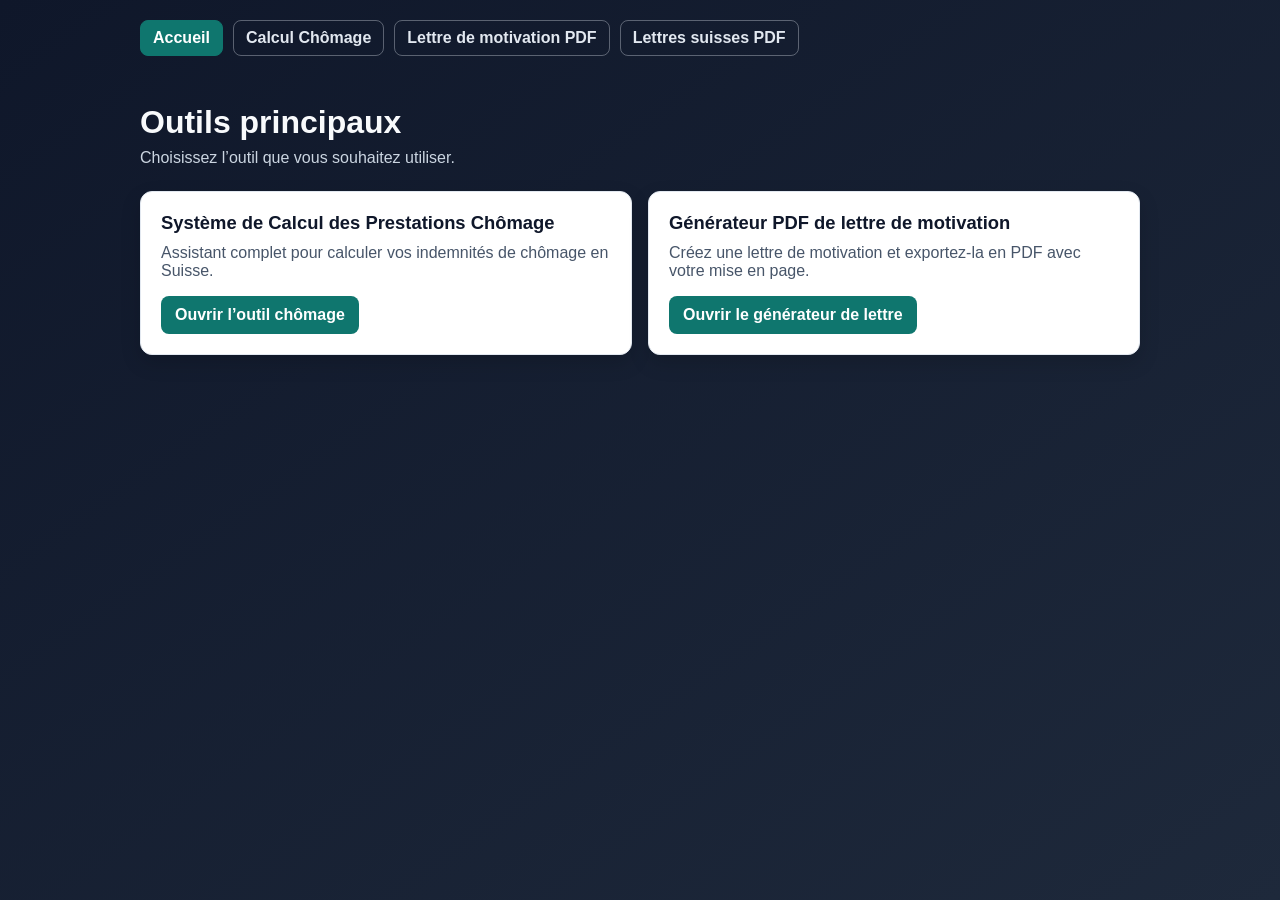
<file: index.html>
<!DOCTYPE html>
<html lang="fr-FR">
<head>
    <meta charset="UTF-8">
    <meta name="viewport" content="width=device-width, initial-scale=1.0">
    <title>Outils Chômage & Lettre</title>
    <link rel="stylesheet" href="hub.css">
</head>
<body>
    <nav class="app-navbar" aria-label="Navigation principale">
        <a class="nav-link active" href="index.html">Accueil</a>
        <a class="nav-link" href="chomage_calculator.html">Calcul Chômage</a>
        <a class="nav-link" href="lettre_motivation.html">Lettre de motivation PDF</a>
        <a class="nav-link" href="lettres_suisses.html">Lettres suisses PDF</a>
    </nav>

    <main class="container">
        <header class="header">
            <h1>Outils principaux</h1>
            <p>Choisissez l’outil que vous souhaitez utiliser.</p>
        </header>

        <section class="tools-grid">
            <article class="tool-card">
                <h2>Système de Calcul des Prestations Chômage</h2>
                <p>Assistant complet pour calculer vos indemnités de chômage en Suisse.</p>
                <a class="tool-link" href="chomage_calculator.html">Ouvrir l’outil chômage</a>
            </article>

            <article class="tool-card">
                <h2>Générateur PDF de lettre de motivation</h2>
                <p>Créez une lettre de motivation et exportez-la en PDF avec votre mise en page.</p>
                <a class="tool-link" href="lettre_motivation.html">Ouvrir le générateur de lettre</a>
            </article>
        </section>
    </main>
</body>
</html>
</file>
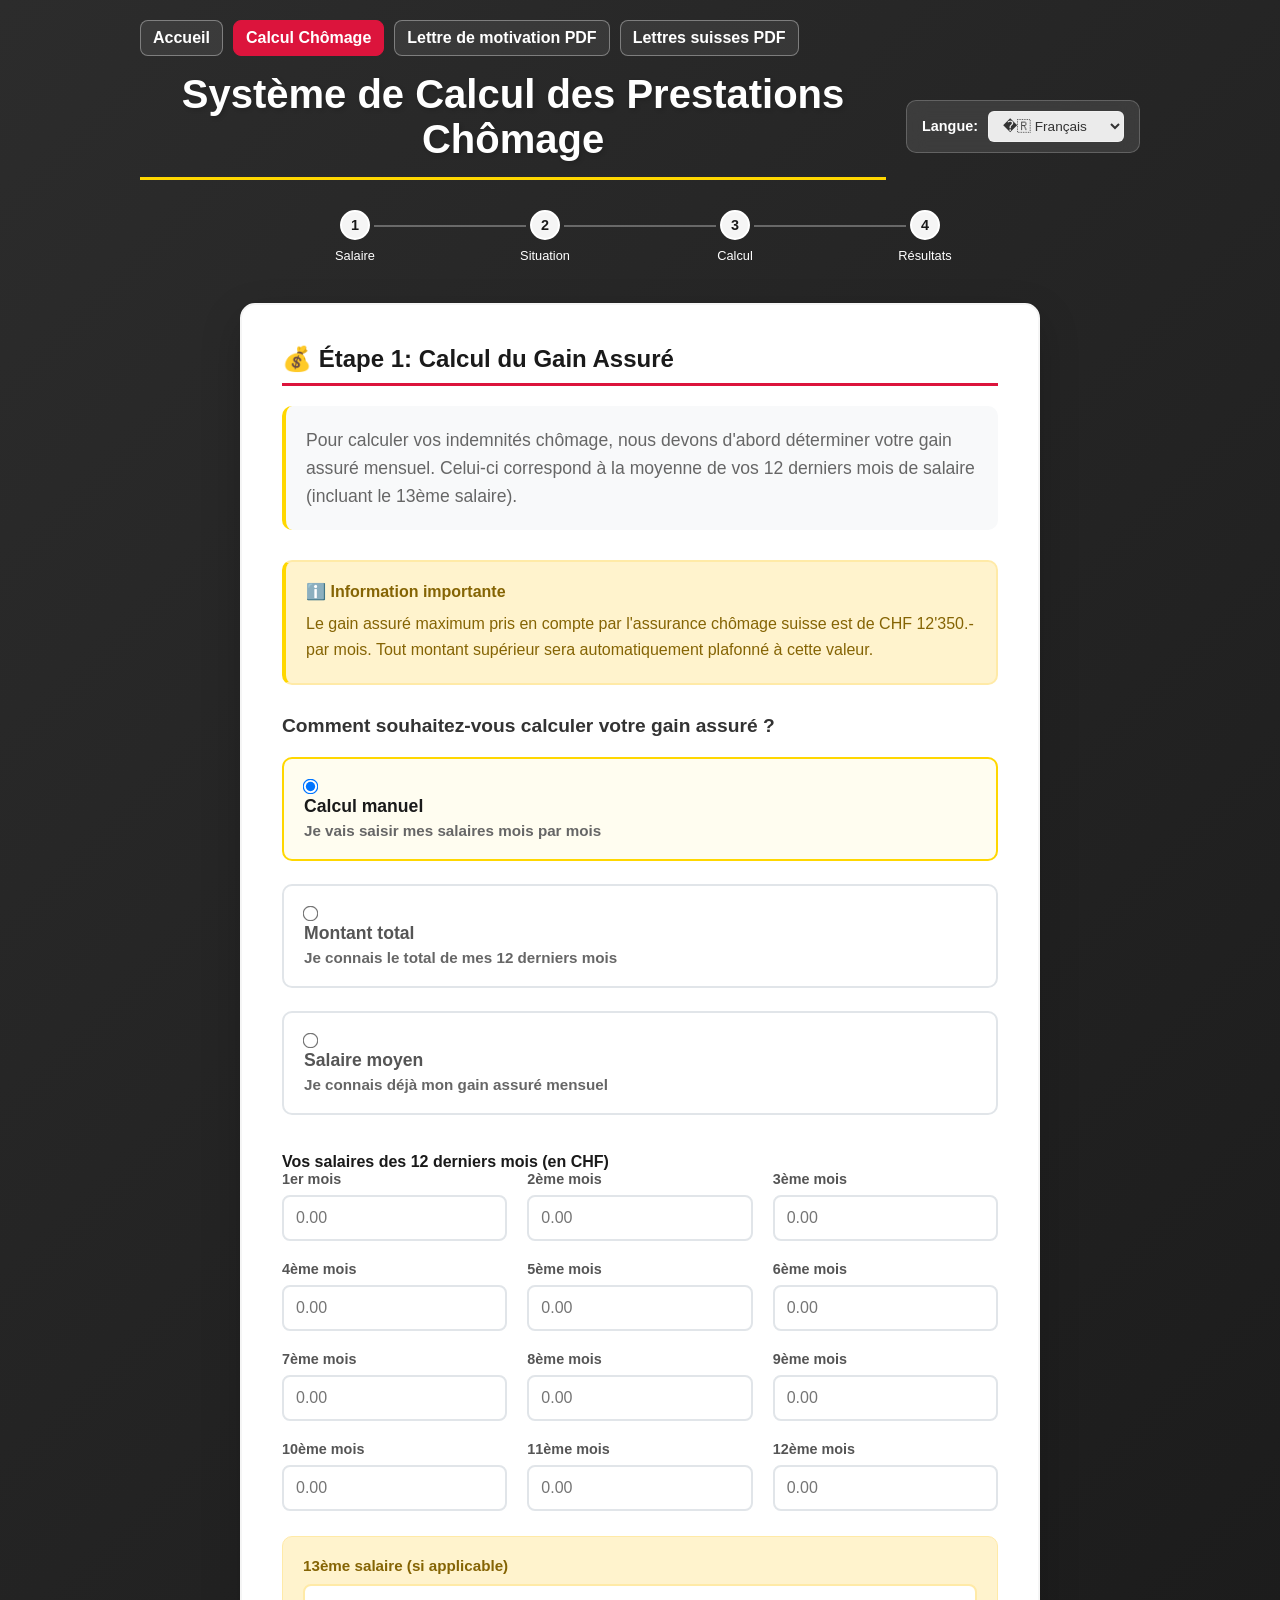
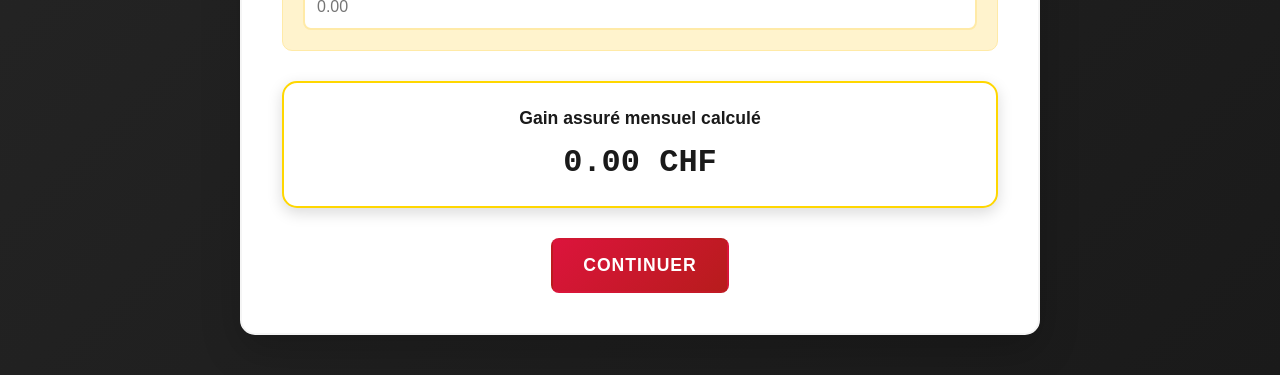
<file: chomage_calculator.html>
<!DOCTYPE html>
<html lang="fr-FR">
<head>
    <meta charset="UTF-8">
    <meta name="viewport" content="width=device-width, initial-scale=1.0">
    <title>Système de Calcul des Prestations Chômage</title>
    <link rel="stylesheet" href="styles.css">
</head>
<body>
    <nav class="app-navbar" aria-label="Navigation principale">
        <a class="nav-link" href="index.html">Accueil</a>
        <a class="nav-link active" href="chomage_calculator.html">Calcul Chômage</a>
        <a class="nav-link" href="lettre_motivation.html">Lettre de motivation PDF</a>
        <a class="nav-link" href="lettres_suisses.html">Lettres suisses PDF</a>
    </nav>

    <div class="container">
        <div class="header-container">
            <h1 data-i18n="title">Système de Calcul des Prestations Chômage</h1>
            <div class="header-language-selector">
                <label for="language-select" data-i18n="language">Langue:</label>
                <select id="language-select" onchange="changeLanguage(this.value)">
                    <!-- Options serão inseridas pelo JavaScript -->
                </select>
            </div>
        </div>
        
        <!-- Assistant de Calcul par Étapes -->
        <div class="wizard-container">
            <!-- Indicateur de Progression -->
            <div class="progress-indicator">
                <div class="step" id="step-indicator-1">
                    <div class="step-number">1</div>
                    <div class="step-label" data-i18n="stepSalary">Salaire</div>
                </div>
                <div class="step" id="step-indicator-2">
                    <div class="step-number">2</div>
                    <div class="step-label" data-i18n="stepSituation">Situation</div>
                </div>
                <div class="step" id="step-indicator-3">
                    <div class="step-number">3</div>
                    <div class="step-label" data-i18n="stepCalculation">Calcul</div>
                </div>
                <div class="step" id="step-indicator-4">
                    <div class="step-number">4</div>
                    <div class="step-label" data-i18n="stepResults">Résultats</div>
                </div>
            </div>

            <!-- Étape 1: Calcul du Gain Assuré -->
            <div class="wizard-step active" id="step-1">
                <div class="card wizard-card">
                    <h2 data-i18n="step1Title">💰 Étape 1: Calcul du Gain Assuré</h2>
                    <p class="step-description" data-i18n="step1Description">
                        Pour calculer vos indemnités chômage, nous devons d'abord déterminer votre gain assuré mensuel.
                        Celui-ci correspond à la moyenne de vos 12 derniers mois de salaire (incluant le 13ème salaire).
                    </p>
                    
                    <div class="important-info">
                        <h4 data-i18n="importantInfo">ℹ️ Information importante</h4>
                        <p data-i18n="maxGainInfo">Le gain assuré maximum pris en compte par l'assurance chômage suisse est de CHF 12'350.- par mois. Tout montant supérieur sera automatiquement plafonné à cette valeur.</p>
                    </div>
                    
                    <div class="input-method-selector">
                        <h3 data-i18n="howCalculateGain">Comment souhaitez-vous calculer votre gain assuré ?</h3>
                        <div class="method-options">
                            <label class="method-option">
                                <input type="radio" name="calculation-method" value="manual" checked>
                                <div class="option-content">
                                    <strong data-i18n="manualCalculation">Calcul manuel</strong>
                                    <p data-i18n="manualDescription">Je vais saisir mes salaires mois par mois</p>
                                </div>
                            </label>
                            <label class="method-option">
                                <input type="radio" name="calculation-method" value="total">
                                <div class="option-content">
                                    <strong data-i18n="totalCalculation">Montant total</strong>
                                    <p data-i18n="totalDescription">Je connais le total de mes 12 derniers mois</p>
                                </div>
                            </label>
                            <label class="method-option">
                                <input type="radio" name="calculation-method" value="average">
                                <div class="option-content">
                                    <strong data-i18n="averageCalculation">Salaire moyen</strong>
                                    <p data-i18n="averageDescription">Je connais déjà mon gain assuré mensuel</p>
                                </div>
                            </label>
                        </div>
                    </div>

                    <!-- Méthode Manuelle -->
                    <div id="manual-input" class="calculation-method active">
                        <h4 data-i18n="monthlySalaries">Vos salaires des 12 derniers mois (en CHF)</h4>
                        <div class="salary-grid">
                            <div class="salary-input">
                                <label data-i18n="month1">1er mois:</label>
                                <input type="number" id="salary-1" step="0.01" placeholder="0.00">
                            </div>
                            <div class="salary-input">
                                <label data-i18n="month2">2ème mois:</label>
                                <input type="number" id="salary-2" step="0.01" placeholder="0.00">
                            </div>
                            <div class="salary-input">
                                <label data-i18n="month3">3ème mois:</label>
                                <input type="number" id="salary-3" step="0.01" placeholder="0.00">
                            </div>
                            <div class="salary-input">
                                <label data-i18n="month4">4ème mois:</label>
                                <input type="number" id="salary-4" step="0.01" placeholder="0.00">
                            </div>
                            <div class="salary-input">
                                <label data-i18n="month5">5ème mois:</label>
                                <input type="number" id="salary-5" step="0.01" placeholder="0.00">
                            </div>
                            <div class="salary-input">
                                <label data-i18n="month6">6ème mois:</label>
                                <input type="number" id="salary-6" step="0.01" placeholder="0.00">
                            </div>
                            <div class="salary-input">
                                <label data-i18n="month7">7ème mois:</label>
                                <input type="number" id="salary-7" step="0.01" placeholder="0.00">
                            </div>
                            <div class="salary-input">
                                <label data-i18n="month8">8ème mois:</label>
                                <input type="number" id="salary-8" step="0.01" placeholder="0.00">
                            </div>
                            <div class="salary-input">
                                <label data-i18n="month9">9ème mois:</label>
                                <input type="number" id="salary-9" step="0.01" placeholder="0.00">
                            </div>
                            <div class="salary-input">
                                <label data-i18n="month10">10ème mois:</label>
                                <input type="number" id="salary-10" step="0.01" placeholder="0.00">
                            </div>
                            <div class="salary-input">
                                <label data-i18n="month11">11ème mois:</label>
                                <input type="number" id="salary-11" step="0.01" placeholder="0.00">
                            </div>
                            <div class="salary-input">
                                <label data-i18n="month12">12ème mois:</label>
                                <input type="number" id="salary-12" step="0.01" placeholder="0.00">
                            </div>
                        </div>
                        <div class="thirteenth-salary">
                            <label for="thirteenth-salary" data-i18n="thirteenthSalary">13ème salaire (si applicable):</label>
                            <input type="number" id="thirteenth-salary" step="0.01" placeholder="0.00">
                        </div>
                    </div>

                    <!-- Méthode Total -->
                    <div id="total-input" class="calculation-method">
                        <div class="parameter-group">
                            <label for="total-12-months" data-i18n="total12Months">Total des 12 derniers mois (CHF):</label>
                            <input type="number" id="total-12-months" step="0.01" placeholder="Montant total incluant le 13ème">
                        </div>
                    </div>

                    <!-- Méthode Moyenne -->
                    <div id="average-input" class="calculation-method">
                        <div class="parameter-group">
                            <label for="monthly-average" data-i18n="monthlyAverage">Gain assuré mensuel (CHF):</label>
                            <input type="number" id="monthly-average" step="0.01" placeholder="Montant moyen mensuel">
                        </div>
                    </div>

                    <div class="calculated-gain">
                        <h4 data-i18n="calculatedGain">Gain assuré mensuel calculé:</h4>
                        <div class="gain-result">
                            <span id="calculated-gain-amount">CHF 0.00</span>
                        </div>
                    </div>

                    <div class="wizard-navigation">
                        <button class="btn-next" onclick="nextStep()" data-i18n="continue">Continuer</button>
                    </div>
                </div>
            </div>

            <!-- Étape 2: Situation Personnelle -->
            <div class="wizard-step" id="step-2">
                <div class="card wizard-card">
                    <h2 data-i18n="step2Title">👨‍👩‍👧‍👦 Étape 2: Votre Situation Personnelle</h2>
                    <p class="step-description" data-i18n="step2Description">
                        Ces informations déterminent le pourcentage d'indemnisation (70% ou 80%) et le délai d'attente.
                    </p>

                    <div class="question-group">
                        <h3 data-i18n="childrenQuestion">Avez-vous des enfants de moins de 25 ans à charge ?</h3>
                        <div class="radio-group">
                            <label>
                                <input type="radio" name="has-children" value="yes">
                                <span data-i18n="yes">Oui</span>
                            </label>
                            <label>
                                <input type="radio" name="has-children" value="no" checked>
                                <span data-i18n="no">Non</span>
                            </label>
                        </div>
                        <div id="children-count" class="sub-question" style="display: none;">
                            <label for="num-children" data-i18n="howManyChildren">Combien d'enfants ?</label>
                            <input type="number" id="num-children" min="0" value="0">
                        </div>
                    </div>

                    <div class="question-group">
                        <h3 data-i18n="disabilityQuestion">Touchez-vous une rente d'invalidité ?</h3>
                        <p class="question-help" data-i18n="disabilityHelp">
                            Rente AI, AA ou AM avec un taux d'invalidité d'au moins 40%
                        </p>
                        <div class="radio-group">
                            <label>
                                <input type="radio" name="disability-pension" value="yes">
                                <span data-i18n="yes">Oui</span>
                            </label>
                            <label>
                                <input type="radio" name="disability-pension" value="no" checked>
                                <span data-i18n="no">Non</span>
                            </label>
                        </div>
                    </div>

                    <div class="question-group">
                        <h3 data-i18n="lossInsuranceQuestion">Avez-vous une assurance perte de gain ?</h3>
                        <p class="question-help" data-i18n="lossInsuranceHelp">
                            Si oui, vous pourrez déduire 3.6% sur demande écrite
                        </p>
                        <div class="radio-group">
                            <label>
                                <input type="radio" name="loss-insurance" value="yes">
                                <span data-i18n="yes">Oui</span>
                            </label>
                            <label>
                                <input type="radio" name="loss-insurance" value="no" checked>
                                <span data-i18n="no">Non</span>
                            </label>
                        </div>
                    </div>

                    <div class="question-group">
                        <h3 data-i18n="firstMonthQuestion">Est-ce votre premier mois de chômage ?</h3>
                        <p class="question-help" data-i18n="firstMonthHelp">
                            Cela détermine s'il y a un délai d'attente
                        </p>
                        <div class="radio-group">
                            <label>
                                <input type="radio" name="first-month" value="yes" checked>
                                <span data-i18n="yes">Oui</span>
                            </label>
                            <label>
                                <input type="radio" name="first-month" value="no">
                                <span data-i18n="no">Non</span>
                            </label>
                        </div>
                    </div>

                    <div class="wizard-navigation">
                        <button class="btn-prev" onclick="prevStep()" data-i18n="previous">Précédent</button>
                        <button class="btn-next" onclick="nextStep()" data-i18n="continue">Continuer</button>
                    </div>
                </div>
            </div>

            <!-- Étape 3: Calcul et Paramètres -->
            <div class="wizard-step" id="step-3">
                <div class="card wizard-card">
                    <h2 data-i18n="step3Title">🧮 Étape 3: Calcul et Paramètres</h2>
                    
                    <div class="calculated-parameters">
                        <h3 data-i18n="calculatedParameters">Paramètres calculés</h3>
                        <div class="parameter-result">
                            <label data-i18n="compensationRate">Taux d'indemnisation:</label>
                            <span id="compensation-rate">70%</span>
                        </div>
                        <div class="parameter-result">
                            <label data-i18n="dailyAllowanceCalc">Indemnité journalière:</label>
                            <span id="daily-allowance-calc">CHF 0.00</span>
                        </div>
                        <div class="parameter-result">
                            <label data-i18n="waitingPeriod">Délai d'attente:</label>
                            <span id="waiting-period">0 jours</span>
                        </div>
                    </div>

                    <div class="calculation-parameters">
                        <h3 data-i18n="calculationForMonth">Calcul pour ce mois</h3>
                        <div class="parameter-group">
                            <label for="controlled-days" data-i18n="controlledDaysMonth">Nombre de jours contrôlés ce mois:</label>
                            <input type="number" id="controlled-days" value="22" min="1" max="31" step="1">
                            <small data-i18n="controlledDaysHelp">Nombre de jours pour lesquels vous voulez calculer les indemnités</small>
                        </div>
                    </div>

                    <div class="wizard-navigation">
                        <button class="btn-prev" onclick="prevStep()" data-i18n="previous">Précédent</button>
                        <button class="btn-calculate" onclick="calculateFinalResults()" data-i18n="calculateResults">Calculer les résultats</button>
                    </div>
                </div>
            </div>

            <!-- Étape 4: Résultats Détaillés -->
            <div class="wizard-step" id="step-4">
                <div class="card wizard-card results-final">
                    <h2 data-i18n="step4Title">📊 Résultats de votre Calcul Chômage</h2>
                    
                    <div id="final-results">
                        <!-- Les résultats seront générés par JavaScript -->
                    </div>

                    <div class="wizard-navigation">
                        <button class="btn-prev" onclick="prevStep()" data-i18n="modifyParameters">Modifier les paramètres</button>
                        <button class="btn-restart" onclick="restartWizard()" data-i18n="newCalculation">Nouveau calcul</button>
                    </div>
                </div>
            </div>
        </div>
    </div>

    <script src="translations.js"></script>
    <script src="calculator.js"></script>
    <script>
        // Inicializar sistema de idiomas quando a página carregar
        document.addEventListener('DOMContentLoaded', function() {
            initializeI18n();
        });
    </script>
</body>
</html>
</file>
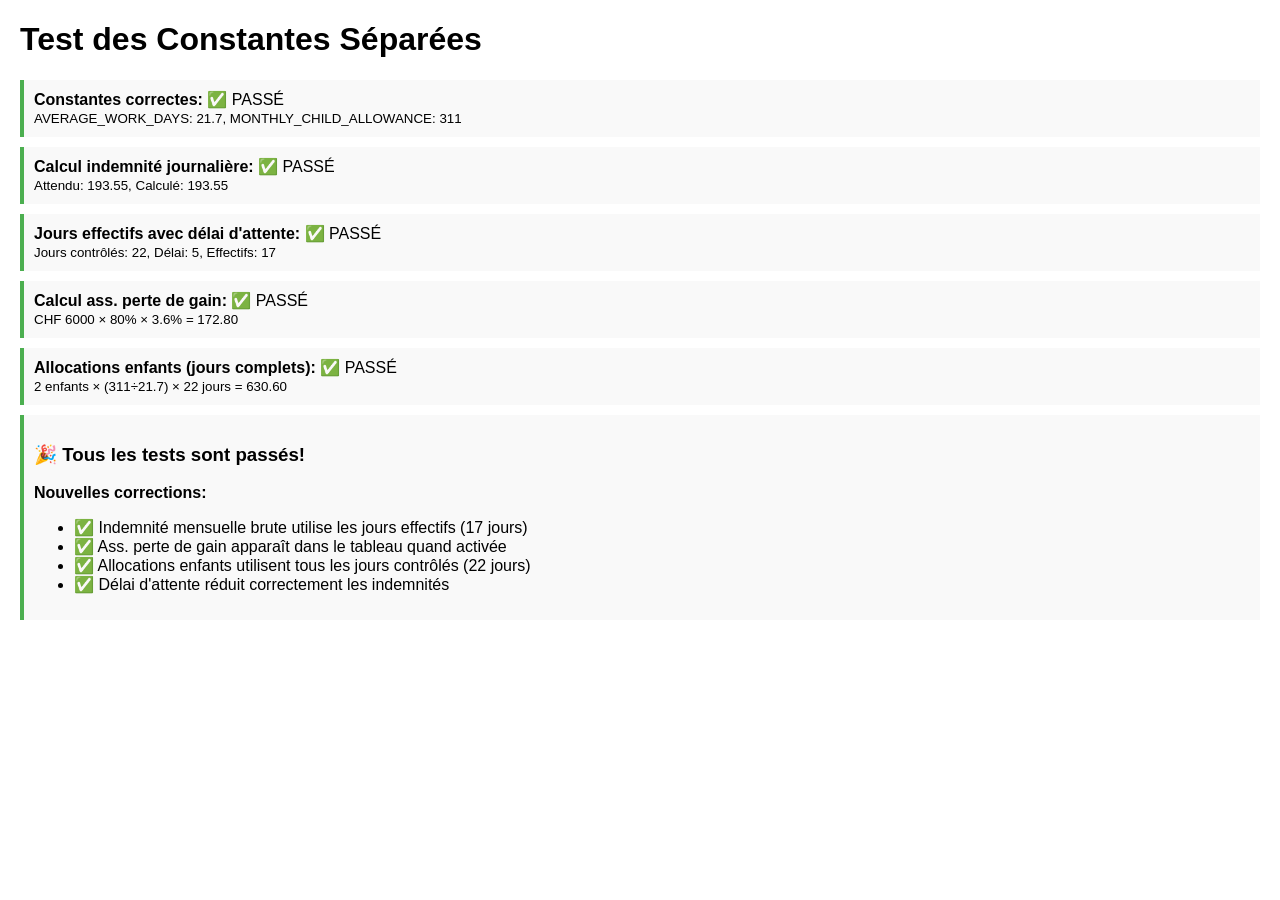
<file: test_calculation.html>
<!DOCTYPE html>
<html lang="fr">
<head>
    <meta charset="UTF-8">
    <meta name="viewport" content="width=device-width, initial-scale=1.0">
    <title>Test des Constantes Séparées</title>
    <style>
        body { font-family: Arial, sans-serif; margin: 20px; }
        .test-result { padding: 10px; margin: 10px 0; border-left: 4px solid #4CAF50; background: #f9f9f9; }
        .error { border-left-color: #f44336; background: #ffebee; }
    </style>
</head>
<body>
    <h1>Test des Constantes Séparées</h1>
    <div id="test-results"></div>
    
    <script src="translations.js"></script>
    <script src="calculator.js"></script>
    <script>
        // Test simple
        function runTest() {
            const wizard = new ChomageWizard();
            const results = [];
            
            // Test 1: Vérifier les constantes
            const constantsTest = wizard.constants.AVERAGE_WORK_DAYS === 21.7 && 
                                 wizard.constants.MONTHLY_CHILD_ALLOWANCE === 311.00;
            results.push({
                name: "Constantes correctes",
                passed: constantsTest,
                details: `AVERAGE_WORK_DAYS: ${wizard.constants.AVERAGE_WORK_DAYS}, MONTHLY_CHILD_ALLOWANCE: ${wizard.constants.MONTHLY_CHILD_ALLOWANCE}`
            });
            
            // Test 2: Calcul avec délai d'attente
            wizard.data.gainAssured = 6000;
            wizard.data.compensationRate = 70;
            wizard.data.controlledDays = 22;
            wizard.data.waitingPeriod = 5;
            wizard.data.hasLossInsurance = true;
            wizard.calculateDailyAllowance();
            
            const expectedDailyAllowance = (6000 * 0.70) / 21.7;
            const effectiveDays = 22 - 5; // 17 jours
            const expectedGrossBenefit = expectedDailyAllowance * effectiveDays;
            const expectedLossInsurance = 6000 * 0.80 * 0.036;
            
            results.push({
                name: "Calcul indemnité journalière",
                passed: Math.abs(wizard.data.dailyAllowance - expectedDailyAllowance) < 0.01,
                details: `Attendu: ${expectedDailyAllowance.toFixed(2)}, Calculé: ${wizard.data.dailyAllowance.toFixed(2)}`
            });
            
            results.push({
                name: "Jours effectifs avec délai d'attente",
                passed: true,
                details: `Jours contrôlés: 22, Délai: 5, Effectifs: ${effectiveDays}`
            });
            
            results.push({
                name: "Calcul ass. perte de gain",
                passed: Math.abs(expectedLossInsurance - (6000 * 0.80 * 0.036)) < 0.01,
                details: `CHF 6000 × 80% × 3.6% = ${expectedLossInsurance.toFixed(2)}`
            });
            
            // Test 3: Allocation enfants (jours complets)
            wizard.data.hasChildren = true;
            wizard.data.numChildren = 2;
            
            const expectedChildAllowance = 2 * (311.00 / 21.7) * 22; // Utilise tous les jours contrôlés
            const calculatedChildAllowance = wizard.data.numChildren * 
                (wizard.constants.MONTHLY_CHILD_ALLOWANCE / wizard.constants.AVERAGE_WORK_DAYS) * 
                wizard.data.controlledDays;
            
            results.push({
                name: "Allocations enfants (jours complets)",
                passed: Math.abs(calculatedChildAllowance - expectedChildAllowance) < 0.01,
                details: `2 enfants × (311÷21.7) × 22 jours = ${expectedChildAllowance.toFixed(2)}`
            });
            
            // Afficher les résultats
            const container = document.getElementById('test-results');
            container.innerHTML = results.map(result => `
                <div class="test-result ${result.passed ? '' : 'error'}">
                    <strong>${result.name}:</strong> ${result.passed ? '✅ PASSÉ' : '❌ ÉCHOUÉ'}<br>
                    <small>${result.details}</small>
                </div>
            `).join('');
            
            const allPassed = results.every(r => r.passed);
            container.innerHTML += `
                <div class="test-result ${allPassed ? '' : 'error'}">
                    <h3>${allPassed ? '🎉 Tous les tests sont passés!' : '❌ Certains tests ont échoué'}</h3>
                    <p><strong>Nouvelles corrections:</strong></p>
                    <ul>
                        <li>✅ Indemnité mensuelle brute utilise les jours effectifs (${effectiveDays} jours)</li>
                        <li>✅ Ass. perte de gain apparaît dans le tableau quand activée</li>
                        <li>✅ Allocations enfants utilisent tous les jours contrôlés (22 jours)</li>
                        <li>✅ Délai d'attente réduit correctement les indemnités</li>
                    </ul>
                </div>
            `;
        }
        
        // Exécuter le test au chargement
        window.addEventListener('load', runTest);
    </script>
</body>
</html>
</file>
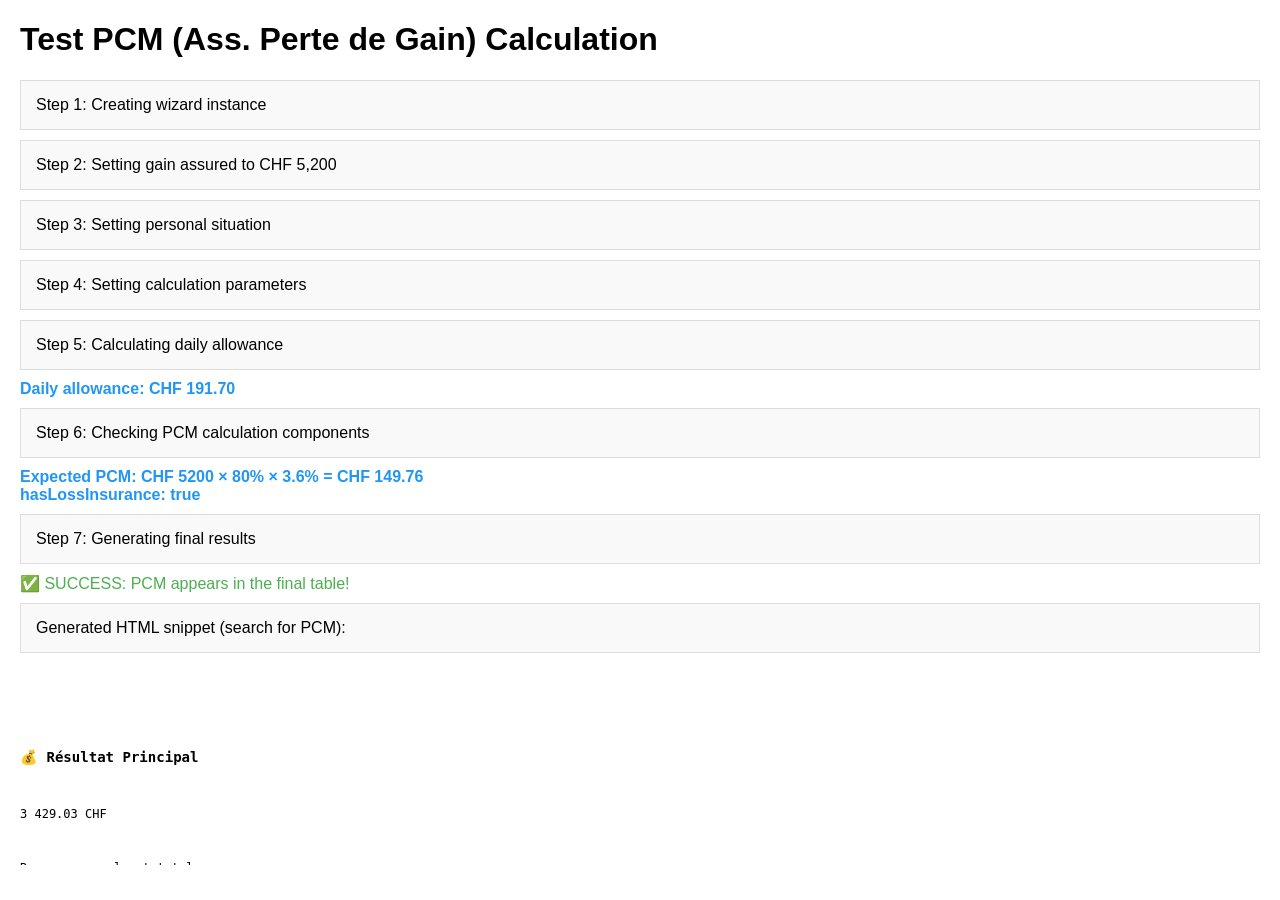
<file: test_pcm.html>
<!DOCTYPE html>
<html lang="fr">
<head>
    <meta charset="UTF-8">
    <meta name="viewport" content="width=device-width, initial-scale=1.0">
    <title>Test PCM Calculation</title>
    <style>
        body { font-family: Arial, sans-serif; margin: 20px; }
        .test-step { padding: 15px; margin: 10px 0; border: 1px solid #ddd; background: #f9f9f9; }
        .result { font-weight: bold; color: #2196F3; }
        .error { color: #f44336; }
        .success { color: #4CAF50; }
    </style>
</head>
<body>
    <h1>Test PCM (Ass. Perte de Gain) Calculation</h1>
    <div id="test-results"></div>
    
    <script src="translations.js"></script>
    <script src="calculator.js"></script>
    <script>
        function runPCMTest() {
            const resultsDiv = document.getElementById('test-results');
            let html = '';
            
            try {
                // Step 1: Create wizard
                html += '<div class="test-step">Step 1: Creating wizard instance</div>';
                const wizard = new ChomageWizard();
                
                // Step 2: Set basic data (simulate Step 1 of wizard)
                html += '<div class="test-step">Step 2: Setting gain assured to CHF 5,200</div>';
                wizard.data.gainAssured = 5200;
                wizard.data.compensationRate = 80; // This will trigger 80% rate
                
                // Step 3: Set personal situation (simulate Step 2 of wizard)
                html += '<div class="test-step">Step 3: Setting personal situation</div>';
                wizard.data.hasChildren = true;
                wizard.data.numChildren = 2;
                wizard.data.hasDisabilityPension = false;
                wizard.data.hasLossInsurance = true; // ← This is the key!
                wizard.data.isFirstMonth = true;
                
                // Step 4: Set calculation parameters (simulate Step 3 of wizard)
                html += '<div class="test-step">Step 4: Setting calculation parameters</div>';
                wizard.data.controlledDays = 21;
                wizard.data.waitingPeriod = 5;
                
                // Step 5: Calculate daily allowance
                html += '<div class="test-step">Step 5: Calculating daily allowance</div>';
                wizard.calculateDailyAllowance();
                html += `<div class="result">Daily allowance: CHF ${wizard.data.dailyAllowance.toFixed(2)}</div>`;
                
                // Step 6: Check PCM calculation values
                html += '<div class="test-step">Step 6: Checking PCM calculation components</div>';
                const expectedPCM = wizard.data.gainAssured * 0.80 * 0.036;
                html += `<div class="result">Expected PCM: CHF ${wizard.data.gainAssured} × 80% × 3.6% = CHF ${expectedPCM.toFixed(2)}</div>`;
                html += `<div class="result">hasLossInsurance: ${wizard.data.hasLossInsurance}</div>`;
                
                // Step 7: Generate final results
                html += '<div class="test-step">Step 7: Generating final results</div>';
                
                // Create a temporary container for the results
                const tempContainer = document.createElement('div');
                tempContainer.id = 'final-results';
                document.body.appendChild(tempContainer);
                
                // Create temporary radio buttons to simulate form state
                const tempForm = document.createElement('div');
                tempForm.innerHTML = `
                    <input type="radio" name="loss-insurance" value="yes" checked>
                    <input type="radio" name="loss-insurance" value="no">
                `;
                document.body.appendChild(tempForm);
                
                wizard.generateFinalResults();
                
                // Check if PCM appears in the generated HTML
                const generatedHTML = tempContainer.innerHTML;
                const hasPCMInTable = generatedHTML.includes('Ass. perte de gain (PCM)') || generatedHTML.includes('Ass. perte de gain');
                
                if (hasPCMInTable) {
                    html += '<div class="success">✅ SUCCESS: PCM appears in the final table!</div>';
                    
                    // Extract the PCM amount from the HTML
                    const pcmMatch = generatedHTML.match(/-CHF ([\d,]+\.[\d]+)/g);
                    if (pcmMatch) {
                        html += `<div class="result">PCM amounts found: ${pcmMatch.join(', ')}</div>`;
                    }
                } else {
                    html += '<div class="error">❌ ERROR: PCM does NOT appear in the final table</div>';
                }
                
                // Show a snippet of the generated HTML for debugging
                html += '<div class="test-step">Generated HTML snippet (search for PCM):</div>';
                html += `<pre style="max-height: 200px; overflow: auto; font-size: 12px;">${generatedHTML.substring(0, 2000)}...</pre>`;
                
                // Clean up
                document.body.removeChild(tempContainer);
                document.body.removeChild(tempForm);
                
            } catch (error) {
                html += `<div class="error">❌ ERROR: ${error.message}</div>`;
                console.error(error);
            }
            
            resultsDiv.innerHTML = html;
        }
        
        // Run test when page loads
        window.addEventListener('load', () => {
            setTimeout(runPCMTest, 500); // Wait a bit for everything to load
        });
    </script>
</body>
</html>
</file>
<file: hub.css>
* {
    box-sizing: border-box;
}

html {
    overflow-y: scroll;
}

body {
    margin: 0;
    font-family: "Segoe UI", Tahoma, Geneva, Verdana, sans-serif;
    background: linear-gradient(145deg, #0f172a, #1e293b);
    min-height: 100vh;
    color: #0f172a;
    padding: 20px;
}

.app-navbar {
    max-width: 1000px;
    margin: 0 auto 16px;
    padding: 0;
    display: flex;
    flex-wrap: wrap;
    gap: 10px;
}

.nav-link {
    text-decoration: none;
    color: #e2e8f0;
    border: 1px solid rgba(226, 232, 240, 0.35);
    padding: 8px 12px;
    border-radius: 8px;
    font-weight: 600;
}

.nav-link:hover {
    background: rgba(255, 255, 255, 0.15);
}

.nav-link.active {
    background: #0f766e;
    border-color: #0f766e;
    color: #ffffff;
}

.container {
    max-width: 1000px;
    margin: 0 auto;
    padding: 32px 0;
}

.header {
    color: #f8fafc;
    margin-bottom: 24px;
}

.header h1 {
    margin: 0 0 8px;
    font-size: 2rem;
}

.header p {
    margin: 0;
    color: #cbd5e1;
}

.tools-grid {
    display: grid;
    grid-template-columns: repeat(auto-fit, minmax(300px, 1fr));
    gap: 16px;
}

.tool-card {
    background: #ffffff;
    border-radius: 12px;
    padding: 20px;
    border: 1px solid #e2e8f0;
    box-shadow: 0 8px 20px rgba(0, 0, 0, 0.15);
}

.tool-card h2 {
    margin: 0 0 10px;
    font-size: 1.15rem;
}

.tool-card p {
    margin: 0 0 16px;
    color: #475569;
}

.tool-link {
    display: inline-block;
    text-decoration: none;
    background: #0f766e;
    color: white;
    padding: 10px 14px;
    border-radius: 8px;
    font-weight: 600;
}

.tool-link:hover {
    background: #0b5f59;
}
</file>
<file: styles.css>
/* Reset e configurações base */
* {
    margin: 0;
    padding: 0;
    box-sizing: border-box;
}

html {
    overflow-y: scroll;
}

/* Paleta de cores inspirada no brasão de Genebra */
:root {
    --geneva-black: #1a1a1a;
    --geneva-white: #ffffff;
    --geneva-yellow: #ffd700;
    --geneva-red: #dc143c;
    --geneva-dark-gray: #2c2c2c;
    --geneva-light-gray: #f5f5f5;
    --geneva-shadow: rgba(0, 0, 0, 0.15);
}

body {
    font-family: 'Segoe UI', Tahoma, Geneva, Verdana, sans-serif;
    background: linear-gradient(135deg, var(--geneva-dark-gray) 0%, var(--geneva-black) 100%);
    min-height: 100vh;
    padding: 20px;
    color: var(--geneva-black);
}

.app-navbar {
    max-width: 1000px;
    margin: 0 auto 16px;
    display: flex;
    flex-wrap: wrap;
    gap: 10px;
}

.nav-link {
    text-decoration: none;
    color: var(--geneva-white);
    border: 1px solid rgba(255, 255, 255, 0.35);
    padding: 8px 12px;
    border-radius: 8px;
    font-weight: 600;
    background: rgba(255, 255, 255, 0.08);
}

.nav-link:hover {
    border-color: var(--geneva-yellow);
    color: var(--geneva-yellow);
}

.nav-link.active {
    background: var(--geneva-red);
    border-color: var(--geneva-red);
    color: var(--geneva-white);
}

.container {
    max-width: 1000px;
    margin: 0 auto;
}

h1 {
    text-align: center;
    color: var(--geneva-white);
    margin-bottom: 30px;
    font-size: 2.5rem;
    text-shadow: 2px 2px 4px var(--geneva-shadow);
    border-bottom: 3px solid var(--geneva-yellow);
    padding-bottom: 15px;
}

.card {
    background: var(--geneva-white);
    border-radius: 15px;
    padding: 25px;
    margin-bottom: 20px;
    box-shadow: 0 10px 30px var(--geneva-shadow);
    transition: transform 0.3s ease;
    border: 2px solid var(--geneva-light-gray);
}

.card:hover {
    transform: translateY(-5px);
    border-color: var(--geneva-yellow);
}

h2 {
    color: var(--geneva-black);
    margin-bottom: 20px;
    padding-bottom: 10px;
    border-bottom: 3px solid var(--geneva-red);
}

.parameters-grid {
    display: grid;
    grid-template-columns: repeat(auto-fit, minmax(250px, 1fr));
    gap: 20px;
}

.parameter-group {
    display: flex;
    flex-direction: column;
}

label {
    font-weight: 600;
    color: #555;
    margin-bottom: 8px;
    font-size: 0.95rem;
}

input[type="number"] {
    padding: 12px;
    border: 2px solid var(--geneva-light-gray);
    border-radius: 8px;
    font-size: 1rem;
    transition: border-color 0.3s ease, box-shadow 0.3s ease;
    background: var(--geneva-white);
    color: var(--geneva-black);
}

input[type="number"]:focus {
    outline: none;
    border-color: var(--geneva-yellow);
    box-shadow: 0 0 0 3px rgba(255, 215, 0, 0.2);
}

.calculation-card {
    background: linear-gradient(135deg, var(--geneva-black), var(--geneva-dark-gray));
    color: var(--geneva-white);
    border: 2px solid var(--geneva-yellow);
}

.calculation-card h2 {
    color: white;
    border-bottom-color: rgba(255,255,255,0.3);
}

.calculation-card label {
    color: rgba(255,255,255,0.9);
}

.input-group {
    display: flex;
    flex-direction: column;
    gap: 15px;
}

.input-group input {
    background: rgba(255,255,255,0.1);
    border: 2px solid rgba(255,255,255,0.3);
    color: white;
    font-size: 1.1rem;
}

.input-group input::placeholder {
    color: rgba(255,255,255,0.7);
}

.input-group input:focus {
    background: rgba(255,255,255,0.2);
    border-color: rgba(255,255,255,0.6);
}

button {
    background: linear-gradient(135deg, var(--geneva-red), #b71c1c);
    color: var(--geneva-white);
    border: none;
    padding: 15px 30px;
    border-radius: 8px;
    font-size: 1.1rem;
    font-weight: 600;
    cursor: pointer;
    transition: all 0.3s ease;
    text-transform: uppercase;
    letter-spacing: 1px;
    border: 2px solid transparent;
}

button:hover {
    transform: translateY(-2px);
    box-shadow: 0 5px 15px rgba(220, 20, 60, 0.4);
    border-color: var(--geneva-yellow);
}

button:active {
    transform: translateY(0);
}

.results-card {
    background: linear-gradient(135deg, var(--geneva-black), var(--geneva-dark-gray));
    color: var(--geneva-white);
    border: 2px solid var(--geneva-yellow);
}

.results-card h2 {
    color: var(--geneva-white);
    border-bottom-color: var(--geneva-yellow);
}

.calculation-table {
    overflow-x: auto;
}

table {
    width: 100%;
    border-collapse: collapse;
    margin-top: 20px;
    background: var(--geneva-white);
    border-radius: 10px;
    overflow: hidden;
    border: 2px solid var(--geneva-light-gray);
}

th, td {
    padding: 15px;
    text-align: left;
    border-bottom: 1px solid var(--geneva-light-gray);
    color: var(--geneva-black);
}

th {
    background: var(--geneva-black);
    color: var(--geneva-white);
    font-weight: 600;
    text-transform: uppercase;
    letter-spacing: 1px;
    font-size: 0.9rem;
    border-bottom: 2px solid var(--geneva-yellow);
}

tr:last-child td {
    border-bottom: none;
}

tr:nth-child(even) {
    background-color: var(--geneva-light-gray);
}

tr:hover {
    background-color: rgba(255, 215, 0, 0.1);
}

.total-row {
    background: var(--geneva-yellow) !important;
    color: var(--geneva-black);
    font-weight: bold;
    font-size: 1.1rem;
}

.net-result {
    background: var(--geneva-red) !important;
    font-weight: 800;
    font-size: 1.3rem;
    color: var(--geneva-white);
}

.currency {
    font-family: 'Courier New', monospace;
}

/* Seletor de idioma */
.language-selector {
    background: rgba(255, 255, 255, 0.1);
    backdrop-filter: blur(10px);
    border-radius: 10px;
    padding: 15px 20px;
    margin-bottom: 20px;
    display: flex;
    align-items: center;
    gap: 15px;
    border: 1px solid rgba(255, 255, 255, 0.2);
}

.language-selector label {
    color: white;
    font-weight: 600;
    font-size: 1rem;
    margin: 0;
}

.language-selector select {
    background: rgba(255, 255, 255, 0.9);
    border: 2px solid rgba(255, 255, 255, 0.3);
    border-radius: 8px;
    padding: 8px 15px;
    font-size: 0.95rem;
    font-weight: 500;
    color: #333;
    cursor: pointer;
    transition: all 0.3s ease;
    min-width: 180px;
}

.language-selector select:hover {
    background: white;
    border-color: rgba(255, 255, 255, 0.6);
    transform: translateY(-1px);
}

.language-selector select:focus {
    outline: none;
    background: white;
    border-color: var(--geneva-yellow);
    box-shadow: 0 0 0 3px var(--geneva-yellow-alpha);
}

.language-selector select option {
    padding: 8px;
    font-weight: 500;
}

/* Header com título e seletor de idioma */
.header-container {
    display: flex;
    justify-content: space-between;
    align-items: center;
    margin-bottom: 30px;
    flex-wrap: wrap;
    gap: 20px;
}

.header-container h1 {
    margin: 0;
    flex: 1;
    min-width: 300px;
}

/* Seletor de idioma no header */
.header-language-selector {
    background: rgba(255, 255, 255, 0.1);
    backdrop-filter: blur(10px);
    border-radius: 10px;
    padding: 10px 15px;
    display: flex;
    align-items: center;
    gap: 10px;
    border: 1px solid rgba(255, 255, 255, 0.2);
    min-width: 200px;
}

.header-language-selector label {
    color: white;
    font-weight: 600;
    font-size: 0.9rem;
    margin: 0;
    white-space: nowrap;
}

.header-language-selector select {
    background: rgba(255, 255, 255, 0.9);
    border: 1px solid rgba(255, 255, 255, 0.3);
    border-radius: 6px;
    padding: 6px 10px;
    font-size: 0.85rem;
    font-weight: 500;
    color: #333;
    cursor: pointer;
    transition: all 0.3s ease;
    min-width: 120px;
}

.header-language-selector select:hover {
    background: white;
    border-color: rgba(255, 255, 255, 0.6);
}

.header-language-selector select:focus {
    outline: none;
    background: white;
    border-color: var(--geneva-yellow);
    box-shadow: 0 0 0 2px var(--geneva-yellow-alpha);
}

/* Layout de duas colunas */
.main-layout {
    display: grid;
    grid-template-columns: 1fr 1fr;
    gap: 30px;
    margin-top: 20px;
}

.left-column {
    display: flex;
    flex-direction: column;
    gap: 20px;
}

.right-column {
    display: flex;
    flex-direction: column;
    gap: 20px;
    position: sticky;
    top: 20px;
    height: fit-content;
}

/* Layout de três colunas atualizado */
.main-layout-three-columns {
    display: grid;
    grid-template-columns: 1fr 2fr;
    gap: 20px;
    margin-top: 20px;
}

.left-column {
    display: flex;
    flex-direction: column;
    gap: 20px;
}

.right-wide-column {
    display: flex;
    flex-direction: column;
    gap: 20px;
    position: sticky;
    top: 20px;
    height: fit-content;
}

/* Card de cálculo destacado na coluna esquerda */
.calculation-card-main {
    background: linear-gradient(135deg, var(--geneva-black), var(--geneva-dark-gray));
    color: var(--geneva-white);
    border: 3px solid var(--geneva-yellow);
    box-shadow: 0 15px 40px var(--geneva-shadow);
    order: -1; /* Força o card de cálculo a aparecer primeiro */
}

.calculation-card-main h2 {
    color: white;
    border-bottom-color: rgba(255,255,255,0.3);
}

.calculation-card-main label {
    color: rgba(255,255,255,0.9);
}

.calculation-card-main input {
    background: rgba(255,255,255,0.1);
    border: 2px solid rgba(255,255,255,0.3);
    color: white;
    font-size: 1.1rem;
}

.calculation-card-main input::placeholder {
    color: rgba(255,255,255,0.7);
}

.calculation-card-main input:focus {
    background: rgba(255,255,255,0.2);
    border-color: rgba(255,255,255,0.6);
}

.calculation-card-main button {
    background: linear-gradient(135deg, #ff6b6b, #ee5a52);
    margin-top: 15px;
    padding: 15px 30px;
    font-size: 1.2rem;
    font-weight: 700;
}

/* Resultados ocupando largura total da coluna direita */
.results-wide {
    width: 100%;
}

.results-wide .calculation-table table {
    width: 100%;
    min-width: 600px;
}

/* Placeholder adaptado para largura total */
.results-placeholder-wide {
    background: linear-gradient(135deg, #f8f9fa, #e9ecef);
    border: 2px dashed #adb5bd;
    color: #6c757d;
    text-align: center;
    padding: 60px 40px;
    border-radius: 15px;
    font-style: italic;
    width: 100%;
}

.results-placeholder-wide h3 {
    margin-bottom: 15px;
    color: #495057;
    font-size: 1.3rem;
}

.results-placeholder-wide p {
    margin: 0;
    font-size: 1.1rem;
}

/* Ajustes para cards no layout de colunas */
.main-layout .card {
    margin-bottom: 0;
}

/* Card de cálculo com destaque */
.calculation-card-highlight {
    background: linear-gradient(135deg, var(--geneva-black), var(--geneva-dark-gray));
    color: var(--geneva-white);
    border: 3px solid var(--geneva-yellow);
    box-shadow: 0 15px 40px var(--geneva-shadow);
}

.calculation-card-highlight h2 {
    color: var(--geneva-white);
    border-bottom-color: rgba(255,255,255,0.3);
}

.calculation-card-highlight label {
    color: rgba(255,255,255,0.9);
}

.calculation-card-highlight input {
    background: rgba(255,255,255,0.1);
    border: 2px solid rgba(255,255,255,0.3);
    color: white;
    font-size: 1.1rem;
}

.calculation-card-highlight input::placeholder {
    color: rgba(255,255,255,0.7);
}

.calculation-card-highlight input:focus {
    background: rgba(255,255,255,0.2);
    border-color: rgba(255,255,255,0.6);
}

.calculation-card-highlight button {
    background: linear-gradient(135deg, #ff6b6b, #ee5a52);
    margin-top: 15px;
    padding: 15px 30px;
    font-size: 1.2rem;
    font-weight: 700;
}

/* Placeholder para resultados quando não há cálculo */
.results-placeholder {
    background: linear-gradient(135deg, #f8f9fa, #e9ecef);
    border: 2px dashed #adb5bd;
    color: #6c757d;
    text-align: center;
    padding: 40px 20px;
    border-radius: 15px;
    font-style: italic;
}

.results-placeholder h3 {
    margin-bottom: 10px;
    color: #495057;
}

.results-placeholder p {
    margin: 0;
    font-size: 1.1rem;
}

/* Estilos para o Sistema Wizard */
.wizard-container {
    max-width: 800px;
    margin: 0 auto;
}

/* Indicador de Progresso */
.progress-indicator {
    display: flex;
    justify-content: space-between;
    margin-bottom: 40px;
    padding: 0 20px;
}

.step {
    display: flex;
    flex-direction: column;
    align-items: center;
    flex: 1;
    position: relative;
}

.step:not(:last-child)::after {
    content: '';
    position: absolute;
    top: 15px;
    left: 60%;
    right: -40%;
    height: 2px;
    background: rgba(255, 255, 255, 0.3);
    z-index: 1;
}

.step.completed:not(:last-child)::after {
    background: var(--geneva-yellow);
}

.step-number {
    width: 30px;
    height: 30px;
    border-radius: 50%;
    background: var(--geneva-light-gray);
    color: var(--geneva-black);
    display: flex;
    align-items: center;
    justify-content: center;
    font-weight: 700;
    font-size: 0.9rem;
    margin-bottom: 8px;
    position: relative;
    z-index: 2;
    transition: all 0.3s ease;
    border: 2px solid var(--geneva-white);
}

.step.active .step-number {
    background: var(--geneva-yellow);
    color: var(--geneva-black);
    box-shadow: 0 0 0 3px rgba(255, 215, 0, 0.3);
    border-color: var(--geneva-red);
}

.step.completed .step-number {
    background: var(--geneva-red);
    color: var(--geneva-white);
    border-color: var(--geneva-yellow);
}

.step-label {
    color: var(--geneva-white);
    font-size: 0.8rem;
    font-weight: 500;
    text-align: center;
}

.step.active .step-label {
    color: white;
    font-weight: 600;
}

/* Etapas do Wizard */
.wizard-step {
    display: none;
}

.wizard-step.active {
    display: block;
    animation: slideIn 0.5s ease-out;
}

.wizard-card {
    background: white;
    border-radius: 15px;
    padding: 40px;
    box-shadow: 0 15px 40px rgba(0,0,0,0.2);
}

.step-description {
    color: #666;
    font-size: 1.1rem;
    line-height: 1.6;
    margin-bottom: 30px;
    padding: 20px;
    background: #f8f9fa;
    border-radius: 10px;
    border-left: 4px solid var(--geneva-yellow);
}

/* Seletor de Método de Cálculo */
.input-method-selector h3 {
    color: #333;
    margin-bottom: 20px;
    font-size: 1.2rem;
}

.method-options {
    display: grid;
    gap: 15px;
    margin-bottom: 30px;
}

.method-option {
    border: 2px solid #e1e5e9;
    border-radius: 10px;
    padding: 20px;
    cursor: pointer;
    transition: all 0.3s ease;
    display: block;
}

.method-option:hover {
    border-color: var(--geneva-yellow);
    background: #fffdf0;
}

.method-option input[type="radio"] {
    margin-right: 15px;
    transform: scale(1.2);
}

.method-option input[type="radio"]:checked + .option-content {
    color: var(--geneva-black);
}

.method-option:has(input:checked) {
    border-color: var(--geneva-yellow);
    background: #fffdf0;
    box-shadow: 0 5px 15px var(--geneva-yellow-alpha);
}

.option-content strong {
    display: block;
    margin-bottom: 5px;
    font-size: 1.1rem;
}

.option-content p {
    color: #666;
    margin: 0;
    font-size: 0.95rem;
}

/* Métodos de Cálculo */
.calculation-method {
    display: none;
    margin-top: 30px;
}

.calculation-method.active {
    display: block;
}

/* Grid de Salários */
.salary-grid {
    display: grid;
    grid-template-columns: repeat(auto-fit, minmax(200px, 1fr));
    gap: 20px;
    margin-bottom: 25px;
}

.salary-input {
    display: flex;
    flex-direction: column;
}

.salary-input label {
    font-weight: 600;
    color: #555;
    margin-bottom: 8px;
    font-size: 0.9rem;
}

.salary-input input {
    padding: 12px;
    border: 2px solid #e1e5e9;
    border-radius: 8px;
    font-size: 1rem;
    transition: border-color 0.3s ease;
}

.salary-input input:focus {
    outline: none;
    border-color: var(--geneva-yellow);
    box-shadow: 0 0 0 3px var(--geneva-yellow-alpha);
}

.thirteenth-salary {
    margin-top: 20px;
    padding: 20px;
    background: #fff3cd;
    border-radius: 10px;
    border: 1px solid #ffeaa7;
}

.thirteenth-salary label {
    font-weight: 600;
    color: #856404;
    margin-bottom: 10px;
    display: block;
}

.thirteenth-salary input {
    width: 100%;
    padding: 12px;
    border: 2px solid #ffeaa7;
    border-radius: 8px;
    font-size: 1rem;
}

/* Resultado do Gain Calculado */
.calculated-gain {
    margin-top: 30px;
    margin-bottom: 30px;
    padding: 25px;
    background: var(--geneva-white);
    color: var(--geneva-black);
    border-radius: 15px;
    text-align: center;
    border: 2px solid var(--geneva-yellow);
    box-shadow: 0 5px 15px var(--geneva-shadow);
}

.calculated-gain h4 {
    margin-bottom: 15px;
    font-size: 1.1rem;
    color: var(--geneva-black);
}

.gain-result {
    font-size: 2rem;
    font-weight: 700;
    font-family: 'Courier New', monospace;
    color: var(--geneva-black);
}

/* Navegação do Wizard */
.wizard-navigation {
    margin-top: 30px;
    text-align: center;
}

/* Grupos de Perguntas */
.question-group {
    margin-bottom: 30px;
    padding: 25px;
    background: #f8f9fa;
    border-radius: 15px;
    border-left: 4px solid var(--geneva-yellow);
}

.question-group h3 {
    color: #333;
    margin-bottom: 15px;
    font-size: 1.1rem;
}

.question-help {
    color: #666;
    font-size: 0.9rem;
    margin-bottom: 15px;
    font-style: italic;
}

.radio-group {
    display: flex;
    gap: 20px;
    margin-bottom: 15px;
}

.radio-group label {
    display: flex;
    align-items: center;
    cursor: pointer;
    padding: 10px 15px;
    border: 2px solid #e1e5e9;
    border-radius: 8px;
    transition: all 0.3s ease;
}

.radio-group label:hover {
    border-color: var(--geneva-yellow);
    background: #fffdf0;
}

.radio-group input[type="radio"] {
    margin-right: 10px;
    transform: scale(1.2);
}

.radio-group label:has(input:checked) {
    border-color: var(--geneva-yellow);
    background: #fffdf0;
    color: var(--geneva-black);
    font-weight: 600;
}

.sub-question {
    margin-top: 15px;
    padding: 15px;
    background: white;
    border-radius: 8px;
    border: 1px solid #e1e5e9;
}

.sub-question label {
    font-weight: 600;
    color: #555;
    margin-bottom: 10px;
    display: block;
}

.sub-question input {
    width: 100px;
    padding: 8px 12px;
    border: 2px solid #e1e5e9;
    border-radius: 6px;
    font-size: 1rem;
}

/* Parâmetros Calculados */
.calculated-parameters {
    margin-bottom: 30px;
    padding: 25px;
    background: var(--geneva-white);
    color: var(--geneva-black);
    border: 2px solid var(--geneva-yellow);
    border-radius: 15px;
    box-shadow: 0 5px 15px var(--geneva-shadow);
}

.calculated-parameters h3 {
    color: var(--geneva-black);
    margin-bottom: 20px;
    border-bottom: 2px solid var(--geneva-yellow);
    padding-bottom: 10px;
}

.parameter-result {
    display: flex;
    justify-content: space-between;
    align-items: center;
    padding: 12px 0;
    border-bottom: 1px solid rgba(255, 215, 0, 0.3);
}

.parameter-result:last-child {
    border-bottom: none;
}

.parameter-result label {
    font-weight: 500;
    color: var(--geneva-black);
    margin: 0;
}

.parameter-result span {
    font-weight: 700;
    font-size: 1.1rem;
    font-family: 'Courier New', monospace;
    color: var(--geneva-black);
}

.advanced-parameters {
    padding: 25px;
    background: #f8f9fa;
    border-radius: 15px;
    border-left: 4px solid var(--geneva-yellow);
}

.advanced-parameters h3 {
    color: #333;
    margin-bottom: 20px;
    font-size: 1.1rem;
}

/* Resultados Finais */
.results-final {
    background: var(--geneva-white);
    color: var(--geneva-black);
    border: 2px solid var(--geneva-yellow);
}

.results-final h2 {
    color: var(--geneva-black);
    border-bottom-color: var(--geneva-yellow);
}

/* Estilos para Resultados Finais */
.results-summary {
    margin-bottom: 30px;
}

.main-result {
    background: linear-gradient(135deg, var(--geneva-yellow), var(--geneva-red));
    color: var(--geneva-black);
    text-align: center;
    padding: 30px;
    border-radius: 15px;
    margin-bottom: 25px;
    box-shadow: 0 10px 30px rgba(0,0,0,0.2);
}

.main-result h3 {
    margin-bottom: 15px;
    font-size: 1.3rem;
    border: none;
}

.main-amount {
    font-size: 3rem;
    font-weight: 700;
    font-family: 'Courier New', monospace;
    margin: 15px 0;
    text-shadow: 2px 2px 4px rgba(0,0,0,0.3);
}

.main-result p {
    font-size: 1.1rem;
    opacity: 0.9;
    margin: 0;
}

.summary-grid {
    display: grid;
    grid-template-columns: repeat(auto-fit, minmax(200px, 1fr));
    gap: 20px;
}

.summary-card {
    background: white;
    padding: 20px;
    border-radius: 12px;
    text-align: center;
    box-shadow: 0 5px 15px rgba(0,0,0,0.1);
    border-left: 4px solid var(--geneva-yellow);
}

.summary-card h4 {
    color: #333;
    margin-bottom: 10px;
    font-size: 0.95rem;
    border: none;
}

.summary-card .amount {
    font-size: 1.5rem;
    font-weight: 700;
    color: var(--geneva-black);
    font-family: 'Courier New', monospace;
}

.detailed-calculation {
    background: white;
    padding: 30px;
    border-radius: 15px;
    box-shadow: 0 10px 30px rgba(0,0,0,0.1);
    margin-bottom: 30px;
}

.detailed-calculation h3 {
    color: #333;
    margin-bottom: 20px;
    border-bottom: 3px solid var(--geneva-yellow);
    padding-bottom: 10px;
}

.results-table {
    width: 100%;
    border-collapse: collapse;
    margin-top: 20px;
}

.results-table th {
    background: var(--geneva-yellow);
    color: var(--geneva-black);
    padding: 15px;
    text-align: left;
    font-weight: 600;
    font-size: 0.95rem;
}

.results-table td {
    padding: 12px 15px;
    border-bottom: 1px solid #e1e5e9;
}

.results-table tr:hover {
    background: #f8f9fa;
}

.results-table .subtotal {
    background: #fff3cd;
    font-weight: 600;
    color: #856404;
}

.results-table .deduction {
    background: #fff3e0;
    color: #e65100;
}

.results-table .bonus {
    background: #e8f5e8;
    color: #2e7d32;
}

.results-table .total {
    background: var(--geneva-yellow);
    color: var(--geneva-black);
    font-weight: 700;
    font-size: 1.1rem;
}

.results-table .total td {
    border: none;
}

.results-table .currency {
    font-family: 'Courier New', monospace;
    text-align: right;
    font-weight: 600;
}

/* Avisos importantes */
.waiting-period-notice,
.loss-insurance-notice,
.lpp-calculation-details {
    background: #fff3cd;
    border: 1px solid #ffeaa7;
    color: #856404;
    padding: 20px;
    border-radius: 10px;
    margin-bottom: 20px;
}

.waiting-period-notice h4,
.loss-insurance-notice h4,
.lpp-calculation-details h4 {
    margin-bottom: 10px;
    color: #856404;
    border: none;
}

.waiting-period-notice p,
.loss-insurance-notice p,
.lpp-calculation-details p {
    margin: 0;
    line-height: 1.6;
}

.lpp-calculation-details {
    background: #fff3cd;
    border: 1px solid #ffeaa7;
    color: #856404;
}

.lpp-calculation-details h4 {
    color: #856404;
}

.lpp-calculation-details small {
    display: block;
    margin-top: 10px;
    font-style: italic;
    opacity: 0.8;
}

/* Aviso de Limite Máximo do Gain Assuré */
.max-limit-warning {
    margin-top: 20px;
    padding: 20px;
    background: #fff3cd;
    border: 2px solid #ffc107;
    border-radius: 10px;
    color: #856404;
    display: none;
}

.max-limit-warning h4 {
    color: #856404;
    margin-bottom: 15px;
    font-size: 1.1rem;
    border: none;
}

.max-limit-warning p {
    margin-bottom: 10px;
    line-height: 1.5;
}

.max-limit-warning p:last-child {
    margin-bottom: 0;
    font-weight: 600;
}

.max-limit-warning strong {
    color: #721c24;
}

/* Caixa de Informação Importante */
.important-info {
    background: #fff3cd;
    border: 2px solid #ffeaa7;
    border-left: 4px solid var(--geneva-yellow);
    padding: 20px;
    border-radius: 10px;
    margin: 20px 0 30px 0;
}

.important-info h4 {
    color: #856404;
    margin-bottom: 10px;
    font-size: 1rem;
    border: none;
}

.important-info p {
    color: #856404;
    margin: 0;
    line-height: 1.6;
}

.important-info strong {
    color: #721c24;
    font-weight: 700;
}

/* Responsividade */
@media (max-width: 1200px) {
    .main-layout {
        grid-template-columns: 1fr;
        gap: 20px;
    }
    
    .right-column {
        position: static;
    }
}

@media (max-width: 768px) {
    .container {
        padding: 10px;
    }
    
    h1 {
        font-size: 2rem;
    }
    
    .parameters-grid {
        grid-template-columns: 1fr;
    }
    
    .card {
        padding: 20px;
    }
    
    table {
        font-size: 0.9rem;
    }
    
    th, td {
        padding: 10px;
    }
    
    .language-selector {
        flex-direction: column;
        align-items: flex-start;
        gap: 10px;
    }
    
    .language-selector select {
        width: 100%;
        min-width: auto;
    }
    
    .main-layout {
        gap: 15px;
    }
    
    .left-column,
    .right-column {
        gap: 15px;
    }
}

/* Responsividade para header */
@media (max-width: 768px) {
    .header-container {
        flex-direction: column;
        text-align: center;
    }
    
    .header-container h1 {
        min-width: auto;
        text-align: center;
    }
    
    .header-language-selector {
        min-width: auto;
        width: 100%;
        justify-content: center;
    }
}

/* Responsividade para três colunas */
@media (max-width: 1200px) {
    .main-layout-three-columns {
        grid-template-columns: 1fr;
        gap: 20px;
    }
    
    .right-wide-column {
        position: static;
    }
    
    .results-wide .calculation-table table {
        min-width: auto;
    }
}

@media (max-width: 768px) {
    .results-placeholder-wide {
        padding: 40px 20px;
    }
    
    .results-placeholder-wide h3 {
        font-size: 1.1rem;
    }
    
    .results-placeholder-wide p {
        font-size: 1rem;
    }
}

/* Animações */
@keyframes slideIn {
    from {
        opacity: 0;
        transform: translateY(30px);
    }
    to {
        opacity: 1;
        transform: translateY(0);
    }
}

.results-card {
    animation: slideIn 0.5s ease-out;
}

/* Efeitos de hover para inputs */
.parameter-group:hover input {
    border-color: var(--geneva-yellow);
}

/* Estilo para valores destacados */
.highlight {
    background: rgba(255, 255, 0, 0.2);
    padding: 2px 4px;
    border-radius: 4px;
}
</file>
